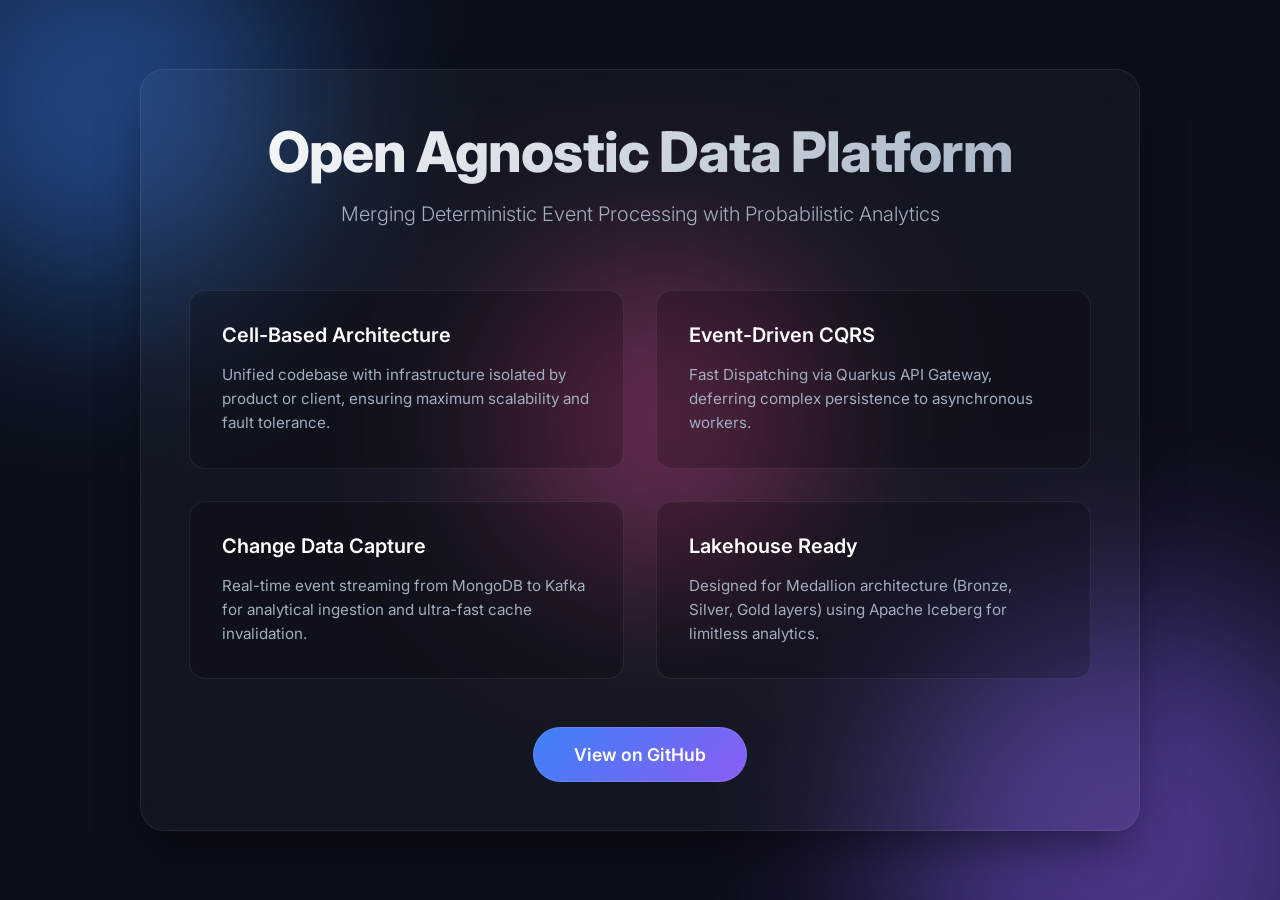
<file: docs/index.html>
<!DOCTYPE html>
<html lang="en">
<head>
    <meta charset="UTF-8">
    <meta name="viewport" content="width=device-width, initial-scale=1.0">
    <title>Open Agnostic Data & Event Platform</title>
    <meta name="description" content="An open, cell-based platform merging Deterministic Event Processing with Probabilistic Data Analytics at scale.">
    <link rel="stylesheet" href="styles.css">
    <link href="https://fonts.googleapis.com/css2?family=Inter:wght@300;400;600;800&display=swap" rel="stylesheet">
</head>
<body>
    <div class="background-orbs">
        <div class="orb orb-1"></div>
        <div class="orb orb-2"></div>
        <div class="orb orb-3"></div>
    </div>
    
    <main class="glass-container">
        <header>
            <h1 class="gradient-text">Open Agnostic Data Platform</h1>
            <p class="subtitle">Merging Deterministic Event Processing with Probabilistic Analytics</p>
        </header>
        
        <section class="features">
            <div class="feature-card">
                <h3>Cell-Based Architecture</h3>
                <p>Unified codebase with infrastructure isolated by product or client, ensuring maximum scalability and fault tolerance.</p>
            </div>
            <div class="feature-card">
                <h3>Event-Driven CQRS</h3>
                <p>Fast Dispatching via Quarkus API Gateway, deferring complex persistence to asynchronous workers.</p>
            </div>
            <div class="feature-card">
                <h3>Change Data Capture</h3>
                <p>Real-time event streaming from MongoDB to Kafka for analytical ingestion and ultra-fast cache invalidation.</p>
            </div>
            <div class="feature-card">
                <h3>Lakehouse Ready</h3>
                <p>Designed for Medallion architecture (Bronze, Silver, Gold layers) using Apache Iceberg for limitless analytics.</p>
            </div>
        </section>

        <footer>
            <a href="https://github.com/norisilva/open-agnostic-data-platform" class="btn-primary" target="_blank" rel="noopener noreferrer">View on GitHub</a>
        </footer>
    </main>
</body>
</html>
</file>
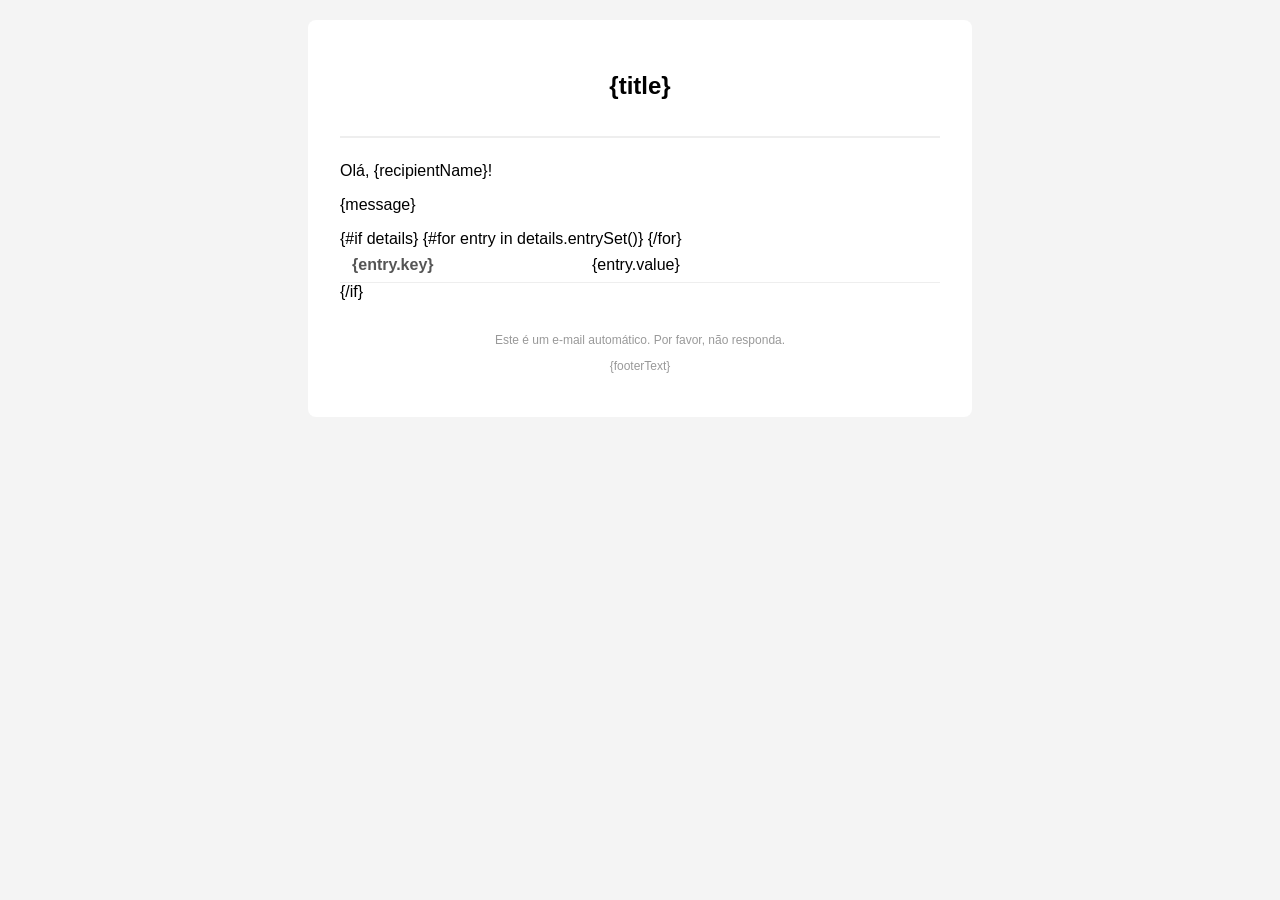
<file: platform/notification-service/src/main/resources/templates/generic-email.html>
<!DOCTYPE html>
<html lang="en">
<head>
    <meta charset="UTF-8">
    <meta name="viewport" content="width=device-width, initial-scale=1.0">
    <title>{subject}</title>
    <style>
        body { font-family: Arial, sans-serif; background: #f4f4f4; margin: 0; padding: 20px; }
        .container { max-width: 600px; margin: auto; background: #fff; border-radius: 8px; padding: 32px; }
        .header { text-align: center; border-bottom: 2px solid #eee; padding-bottom: 16px; margin-bottom: 24px; }
        .footer { text-align: center; color: #999; font-size: 12px; margin-top: 32px; }
        table { width: 100%; border-collapse: collapse; }
        td { padding: 8px 12px; border-bottom: 1px solid #eee; }
        td:first-child { font-weight: bold; color: #555; width: 40%; }
    </style>
</head>
<body>
<div class="container">
    <div class="header">
        <h2>{title}</h2>
    </div>
    <p>Olá, {recipientName}!</p>
    <p>{message}</p>

    {#if details}
    <table>
        {#for entry in details.entrySet()}
        <tr>
            <td>{entry.key}</td>
            <td>{entry.value}</td>
        </tr>
        {/for}
    </table>
    {/if}

    <div class="footer">
        <p>Este é um e-mail automático. Por favor, não responda.</p>
        <p>{footerText}</p>
    </div>
</div>
</body>
</html>
</file>
<file: docs/styles.css>
:root {
    --bg-color: #0b0f19;
    --text-primary: #ffffff;
    --text-secondary: #a0aec0;
    --card-bg: rgba(255, 255, 255, 0.03);
    --card-border: rgba(255, 255, 255, 0.08);
    --accent-1: #3b82f6;
    --accent-2: #8b5cf6;
    --accent-3: #ec4899;
}

* {
    margin: 0;
    padding: 0;
    box-sizing: border-box;
    font-family: 'Inter', sans-serif;
}

body {
    background-color: var(--bg-color);
    color: var(--text-primary);
    min-height: 100vh;
    display: flex;
    justify-content: center;
    align-items: center;
    overflow-x: hidden;
    position: relative;
}

/* Animated Background Orbs */
.background-orbs {
    position: absolute;
    top: 0; left: 0; right: 0; bottom: 0;
    overflow: hidden;
    z-index: -1;
}

.orb {
    position: absolute;
    border-radius: 50%;
    filter: blur(100px);
    opacity: 0.5;
    animation: float 20s infinite ease-in-out alternate;
}

.orb-1 {
    width: 400px; height: 400px;
    background: var(--accent-1);
    top: -100px; left: -100px;
    animation-delay: 0s;
}

.orb-2 {
    width: 500px; height: 500px;
    background: var(--accent-2);
    bottom: -200px; right: -100px;
    animation-delay: -5s;
}

.orb-3 {
    width: 300px; height: 300px;
    background: var(--accent-3);
    top: 30%; left: 40%;
    animation-delay: -10s;
}

@keyframes float {
    0% { transform: translate(0, 0) scale(1); }
    100% { transform: translate(50px, 50px) scale(1.1); }
}

/* Glassmorphism Container */
.glass-container {
    background: var(--card-bg);
    backdrop-filter: blur(20px);
    -webkit-backdrop-filter: blur(20px);
    border: 1px solid var(--card-border);
    border-radius: 24px;
    padding: 3rem;
    max-width: 1000px;
    width: 90%;
    box-shadow: 0 25px 50px -12px rgba(0, 0, 0, 0.5);
    animation: fadeIn 1s ease-out;
}

@keyframes fadeIn {
    from { opacity: 0; transform: translateY(20px); }
    to { opacity: 1; transform: translateY(0); }
}

header {
    text-align: center;
    margin-bottom: 4rem;
}

.gradient-text {
    font-size: 3.5rem;
    font-weight: 800;
    background: linear-gradient(135deg, var(--text-primary) 0%, var(--text-secondary) 100%);
    -webkit-background-clip: text;
    -webkit-text-fill-color: transparent;
    margin-bottom: 1rem;
    letter-spacing: -1px;
}

.subtitle {
    font-size: 1.25rem;
    color: var(--text-secondary);
    font-weight: 300;
}

/* Features Grid */
.features {
    display: grid;
    grid-template-columns: repeat(auto-fit, minmax(280px, 1fr));
    gap: 2rem;
    margin-bottom: 3rem;
}

.feature-card {
    background: rgba(0, 0, 0, 0.2);
    border: 1px solid var(--card-border);
    border-radius: 16px;
    padding: 2rem;
    transition: transform 0.3s ease, box-shadow 0.3s ease;
}

.feature-card:hover {
    transform: translateY(-5px);
    box-shadow: 0 10px 30px -10px rgba(0, 0, 0, 0.5);
    border-color: rgba(255, 255, 255, 0.15);
}

.feature-card h3 {
    font-size: 1.25rem;
    font-weight: 600;
    margin-bottom: 1rem;
    color: var(--text-primary);
}

.feature-card p {
    font-size: 0.95rem;
    color: var(--text-secondary);
    line-height: 1.6;
}

footer {
    text-align: center;
    margin-top: 2rem;
}

.btn-primary {
    display: inline-block;
    background: linear-gradient(135deg, var(--accent-1), var(--accent-2));
    color: white;
    text-decoration: none;
    padding: 1rem 2.5rem;
    border-radius: 9999px;
    font-weight: 600;
    font-size: 1.1rem;
    transition: transform 0.2s ease, box-shadow 0.2s ease;
    border: 1px solid rgba(255,255,255,0.1);
}

.btn-primary:hover {
    transform: scale(1.05);
    box-shadow: 0 0 20px rgba(139, 92, 246, 0.4);
}

@media (max-width: 768px) {
    .gradient-text { font-size: 2.5rem; }
    .glass-container { padding: 2rem; }
}
</file>
